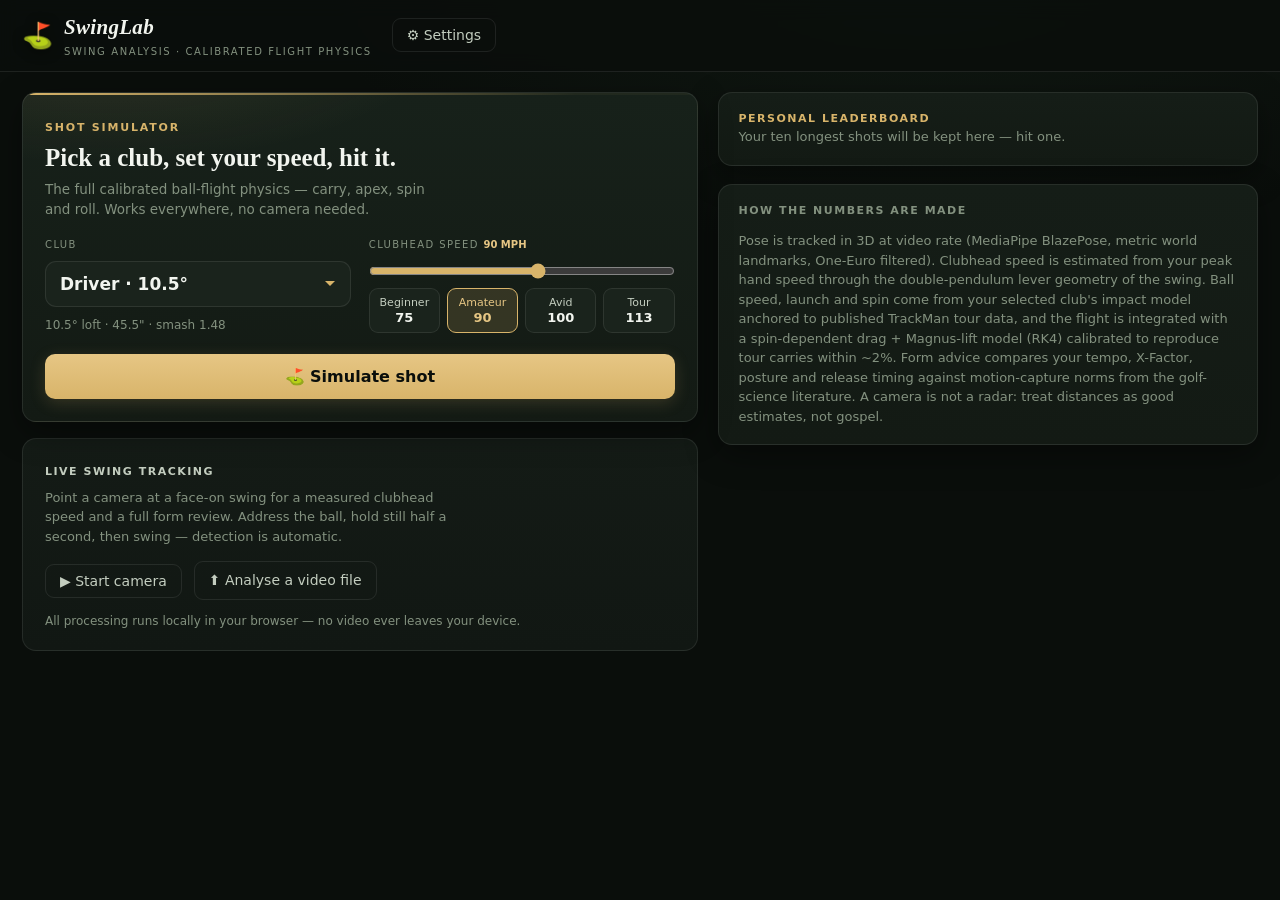
<file: index.html>
<!DOCTYPE html>
<html lang="en">
<head>
  <meta charset="UTF-8" />
  <meta name="viewport" content="width=device-width, initial-scale=1.0" />
  <title>SwingLab — real-time golf swing analyzer</title>
  <link rel="icon" href="data:image/svg+xml,%3Csvg xmlns='http://www.w3.org/2000/svg' viewBox='0 0 100 100'%3E%3Ctext y='.9em' font-size='90'%3E%E2%9B%B3%3C/text%3E%3C/svg%3E" />
  <link rel="stylesheet" href="css/style.css" />
</head>
<body>
  <header class="topbar">
    <div class="brand">
      <span class="brand-mark">⛳</span>
      <div>
        <h1>SwingLab</h1>
        <p class="tagline">Swing analysis · calibrated flight physics</p>
      </div>
    </div>
    <button id="settingsToggle" class="ghost-btn" aria-label="Settings">⚙ Settings</button>
  </header>

  <section id="settingsPanel" class="settings hidden">
    <div class="setting">
      <label for="handedness">Handedness</label>
      <select id="handedness">
        <option value="right" selected>Right-handed</option>
        <option value="left">Left-handed</option>
      </select>
    </div>
    <div class="setting">
      <label for="unitToggle">Metric units</label>
      <input type="checkbox" id="unitToggle" />
    </div>
    <div class="setting">
      <label for="mirrorToggle">Mirror view</label>
      <input type="checkbox" id="mirrorToggle" />
    </div>
    <div class="setting">
      <label for="calibration">Speed calibration <span id="calibrationValue">100%</span></label>
      <input type="range" id="calibration" min="0.7" max="1.3" step="0.01" value="1.0" />
    </div>
    <div class="setting">
      <label for="temperature">Air temp (°C)</label>
      <input type="number" id="temperature" value="20" min="-20" max="45" />
    </div>
    <div class="setting">
      <label for="altitude">Altitude (m)</label>
      <input type="number" id="altitude" value="0" min="0" max="4000" step="50" />
    </div>
  </section>

  <main class="layout">
    <section class="capture-col">
      <div id="startOverlay" class="start-overlay">
        <div class="sim-card">
          <div class="sim-head">
            <span class="sim-eyebrow">Shot simulator</span>
            <h2>Pick a club, set your speed, hit it.</h2>
            <p class="sim-sub">The full calibrated ball-flight physics — carry, apex, spin and roll.
              Works everywhere, no camera needed.</p>
          </div>

          <div class="sim-grid">
            <div class="field field-club">
              <label for="clubSelect">Club</label>
              <select id="clubSelect" class="club-select" aria-label="Select golf club"></select>
              <span id="clubInfo" class="club-info"></span>
            </div>

            <div class="field field-speed">
              <label for="rangeSpeed">Clubhead speed <strong id="rangeSpeedValue">90 mph</strong></label>
              <input type="range" id="rangeSpeed" min="40" max="130" step="1" value="90" />
              <div class="preset-row" id="speedPresets" role="group" aria-label="Speed presets">
                <button type="button" class="preset-chip" data-mph="75">Beginner<span>75</span></button>
                <button type="button" class="preset-chip" data-mph="90">Amateur<span>90</span></button>
                <button type="button" class="preset-chip" data-mph="100">Avid<span>100</span></button>
                <button type="button" class="preset-chip" data-mph="113">Tour<span>113</span></button>
              </div>
            </div>
          </div>

          <button id="rangeSimulate" class="primary-btn btn-hero">⛳ Simulate shot</button>
        </div>

        <div class="live-card">
          <div class="live-head">
            <span class="live-eyebrow">Live swing tracking</span>
            <p class="live-sub">Point a camera at a face-on swing for a measured clubhead speed and a
              full form review. Address the ball, hold still half a second, then swing — detection is automatic.</p>
          </div>
          <div class="start-actions">
            <button id="startCamera" class="ghost-btn">▶ Start camera</button>
            <label class="ghost-btn file-btn">
              ⬆ Analyse a video file
              <input type="file" id="videoFile" accept="video/*" hidden />
            </label>
          </div>
          <p id="loadStatus" class="load-status" role="status"></p>
          <p id="envNote" class="env-note"></p>
          <p class="fineprint">All processing runs locally in your browser — no video ever leaves your device.</p>
        </div>
      </div>

      <div id="stage" class="stage hidden">
        <video id="video" playsinline muted></video>
        <canvas id="overlay"></canvas>
        <div class="stage-hud">
          <span id="phaseBadge" class="phase-badge" data-phase="idle">Waiting for address…</span>
          <span id="liveSpeed" class="live-speed"></span>
        </div>
      </div>
    </section>

    <section class="results-col">
      <div id="results" class="hidden">
        <div class="hero-card">
          <div class="hero-top">
            <div class="hero-label">Carry distance</div>
            <span id="pbBadge" class="pb-badge hidden">◆ New personal best</span>
          </div>
          <div class="hero-row">
            <span id="carryValue" class="hero-figure">–</span>
            <span id="carryUnit" class="hero-unit">yd</span>
          </div>
          <div class="hero-foot">
            <div id="carryClub" class="hero-sub"></div>
            <div id="carryDelta" class="hero-delta"></div>
          </div>
        </div>

        <div id="statGrid" class="stat-grid"></div>

        <div class="card">
          <h3>Ball flight</h3>
          <div class="traj-wrap">
            <canvas id="trajCanvas" class="traj-canvas"></canvas>
            <div id="trajTip" class="traj-tip hidden"></div>
          </div>
        </div>

        <div class="card" id="reviewCard">
          <div class="score-row">
            <h3>Swing review</h3>
            <div class="score-pill">Score <strong id="scoreValue">–</strong>/100</div>
          </div>
          <ul id="adviceList" class="advice-list"></ul>
        </div>

      </div>

      <div class="card leaderboard-card">
        <div class="score-row">
          <h3>Personal leaderboard</h3>
          <button id="lbClear" class="ghost-btn btn-small hidden">Clear</button>
        </div>
        <p id="lbNote" class="lb-note"></p>
        <p id="leaderboardEmpty" class="lb-empty">Your ten longest shots will be kept here — hit one.</p>
        <ol id="leaderboardList" class="lb-list"></ol>
      </div>

      <div id="resultsTail">
        <div id="historyWrap" class="card hidden">
          <h3>Session history</h3>
          <div class="table-scroll">
            <table class="history">
              <thead>
                <tr><th>Swing</th><th>Club</th><th>Club speed</th><th>Carry</th><th>Total</th><th>Score</th></tr>
              </thead>
              <tbody id="historyBody"></tbody>
            </table>
          </div>
        </div>
      </div>

      <div class="card methodology">
        <h3>How the numbers are made</h3>
        <p>
          Pose is tracked in 3D at video rate (MediaPipe BlazePose, metric world landmarks,
          One-Euro filtered). Clubhead speed is estimated from your peak hand speed through the
          double-pendulum lever geometry of the swing. Ball speed, launch and spin come from your
          selected club's impact model anchored to published TrackMan tour data, and the flight is
          integrated with a spin-dependent drag + Magnus-lift model (RK4) calibrated to reproduce
          tour carries within ~2%. Form advice compares your tempo, X-Factor, posture and release
          timing against motion-capture norms from the golf-science literature. A camera is not a
          radar: treat distances as good estimates, not gospel.
        </p>
      </div>
    </section>
  </main>

  <script type="module" src="js/main.js"></script>
</body>
</html>
</file>
<file: css/style.css>
/* SwingLab — "floodlit night range" identity.
   Deep turf-green blacks, champagne-gold chrome (scoreboard language),
   validated data-blue reserved for chart marks. Georgia carries the
   wordmark and leaderboard; the system sans carries data. Deliberately
   single-theme: this is a camera app pointed at a dark range. */

:root {
  --page: #0a0e0b;
  --surface: #131a14;
  --surface-2: #1a231c;
  --surface-3: #212b22;
  --ink: #f2f5ef;
  --ink-2: #c3cdbf;
  --muted: #83917f;
  --grid: #233024;
  --baseline: #3a4a3c;
  --border: rgba(242, 245, 239, 0.09);
  --series: #3987e5;      /* data marks only */
  --gold: #d8b46a;
  --gold-bright: #e6c684;
  --gold-dim: rgba(216, 180, 106, 0.55);
  --gold-faint: rgba(216, 180, 106, 0.16);
  --gold-ink: #0a0e0b;
  --good: #0ca30c;
  --good-text: #4fc26b;
  --warning: #fab219;
  --serious: #ec835a;
  --critical: #d03b3b;
  --critical-text: #e08585;
  --radius: 14px;
  --font: system-ui, -apple-system, "Segoe UI", sans-serif;
  --display: Georgia, "Times New Roman", serif;
  --shadow: 0 10px 32px rgba(0, 0, 0, 0.38);
}

* { box-sizing: border-box; margin: 0; padding: 0; }

html { background: #0a0e0b; }

body {
  background: radial-gradient(1100px 560px at 72% -8%, #111a13 0%, var(--page) 58%) fixed;
  color: var(--ink);
  font-family: var(--font);
  font-size: 15px;
  line-height: 1.5;
  min-height: 100vh;
}

.hidden { display: none !important; }

:focus-visible {
  outline: 2px solid var(--gold);
  outline-offset: 2px;
  border-radius: 4px;
}

/* ── Top bar ─────────────────────────────────────────────────────────── */

.topbar {
  position: sticky;
  top: 0;
  z-index: 20;
  display: flex;
  align-items: center;
  gap: 20px;
  flex-wrap: wrap;
  padding: 12px 22px;
  border-bottom: 1px solid var(--border);
  background: rgba(10, 14, 11, 0.82);
  backdrop-filter: blur(10px);
  -webkit-backdrop-filter: blur(10px);
}

.brand { display: flex; align-items: center; gap: 11px; }
.brand-mark { font-size: 25px; filter: drop-shadow(0 2px 6px rgba(0, 0, 0, 0.5)); }
.brand h1 {
  font-family: var(--display);
  font-style: italic;
  font-size: 21px;
  font-weight: 700;
  letter-spacing: 0.3px;
}
.tagline {
  font-size: 10px;
  color: var(--muted);
  text-transform: uppercase;
  letter-spacing: 1.6px;
}

.club-picker { display: flex; align-items: center; gap: 10px; margin-left: auto; }
.club-picker label {
  color: var(--muted);
  font-size: 10px;
  text-transform: uppercase;
  letter-spacing: 1.4px;
}
.club-info { color: var(--muted); font-size: 12px; }

select, input[type="number"] {
  background: var(--surface-2);
  color: var(--ink);
  border: 1px solid var(--border);
  border-radius: 9px;
  padding: 7px 10px;
  font-family: inherit;
  font-size: 14px;
  transition: border-color 0.15s ease;
}
select:hover, input[type="number"]:hover { border-color: var(--gold-dim); }

button { transition: transform 0.12s ease, background 0.15s ease, border-color 0.15s ease, box-shadow 0.15s ease; }

.ghost-btn {
  background: transparent;
  color: var(--ink-2);
  border: 1px solid var(--border);
  border-radius: 9px;
  padding: 8px 14px;
  font-family: inherit;
  font-size: 14px;
  cursor: pointer;
}
.ghost-btn:hover { background: var(--surface-2); color: var(--ink); border-color: var(--gold-dim); }
.btn-small { padding: 4px 10px; font-size: 12px; border-radius: 7px; }

.primary-btn {
  background: linear-gradient(180deg, var(--gold-bright), var(--gold));
  color: var(--gold-ink);
  border: none;
  border-radius: 10px;
  padding: 11px 22px;
  font-family: inherit;
  font-size: 15px;
  font-weight: 650;
  cursor: pointer;
  box-shadow: 0 4px 16px rgba(216, 180, 106, 0.18);
}
.primary-btn:hover {
  background: linear-gradient(180deg, #f0d296, var(--gold-bright));
  transform: translateY(-1px);
  box-shadow: 0 6px 20px rgba(216, 180, 106, 0.26);
}
.primary-btn:active { transform: translateY(0); }

/* ── Settings ───────────────────────────────────────────────────────── */

.settings {
  display: flex;
  flex-wrap: wrap;
  gap: 18px 30px;
  padding: 14px 22px;
  background: var(--surface);
  border-bottom: 1px solid var(--border);
}
.setting { display: flex; flex-direction: column; gap: 6px; font-size: 13px; }
.setting label { color: var(--ink-2); }
.setting input[type="range"] { width: 160px; accent-color: var(--gold); }
.setting input[type="checkbox"] { width: 18px; height: 18px; accent-color: var(--gold); }
#calibrationValue { color: var(--muted); }

/* ── Layout ─────────────────────────────────────────────────────────── */

.layout {
  display: grid;
  grid-template-columns: minmax(0, 5fr) minmax(0, 4fr);
  gap: 20px;
  padding: 20px 22px;
  align-items: start;
  max-width: 1560px;
  margin: 0 auto;
}
@media (max-width: 980px) {
  .layout { grid-template-columns: 1fr; }
}

/* ── Cards (shared) ─────────────────────────────────────────────────── */

.card {
  background: linear-gradient(180deg, #151d17 0%, var(--surface) 100%);
  border: 1px solid var(--border);
  border-radius: var(--radius);
  padding: 18px 20px;
  margin-bottom: 18px;
  box-shadow: var(--shadow);
}
.card h3 {
  font-size: 11px;
  font-weight: 650;
  color: var(--muted);
  text-transform: uppercase;
  letter-spacing: 1.5px;
  margin-bottom: 12px;
}

/* ── Capture column ─────────────────────────────────────────────────── */

.start-overlay { display: flex; flex-direction: column; gap: 16px; }

/* Primary: the shot simulator — the hero of the landing, works everywhere. */
.sim-card {
  position: relative;
  background:
    radial-gradient(560px 220px at 12% -20%, rgba(216, 180, 106, 0.12) 0%, transparent 62%),
    linear-gradient(180deg, #17211a 0%, var(--surface) 100%);
  border: 1px solid var(--border);
  border-radius: var(--radius);
  padding: 22px;
  box-shadow: var(--shadow);
  overflow: hidden;
}
.sim-card::before {
  content: '';
  position: absolute;
  top: 0; left: 0; right: 0;
  height: 2px;
  background: linear-gradient(90deg, var(--gold) 0%, rgba(216, 180, 106, 0.05) 82%);
}
.sim-head { margin-bottom: 18px; }
.sim-eyebrow {
  display: inline-block;
  font-size: 11px;
  font-weight: 650;
  color: var(--gold);
  text-transform: uppercase;
  letter-spacing: 1.8px;
  margin-bottom: 8px;
}
.sim-head h2 {
  font-family: var(--display);
  font-size: 25px;
  font-weight: 700;
  line-height: 1.15;
  text-wrap: balance;
  margin-bottom: 6px;
}
.sim-sub { font-size: 13.5px; color: var(--muted); max-width: 46ch; }

.sim-grid {
  display: grid;
  grid-template-columns: 1fr 1fr;
  gap: 18px;
  margin-bottom: 20px;
}
@media (max-width: 560px) { .sim-grid { grid-template-columns: 1fr; } }

.field { display: flex; flex-direction: column; gap: 9px; min-width: 0; }
.field > label {
  font-size: 10px;
  color: var(--muted);
  text-transform: uppercase;
  letter-spacing: 1.4px;
}
.field > label strong { color: var(--gold-bright); font-variant-numeric: tabular-nums; letter-spacing: 0; }

.club-select {
  width: 100%;
  font-size: 17px;
  font-weight: 600;
  padding: 12px 14px;
  border-radius: 11px;
  background:
    var(--surface-2) url("data:image/svg+xml,%3Csvg xmlns='http://www.w3.org/2000/svg' width='12' height='8' viewBox='0 0 12 8'%3E%3Cpath fill='%23d8b46a' d='M1 1l5 5 5-5'/%3E%3C/svg%3E")
    no-repeat right 14px center;
  -webkit-appearance: none;
  appearance: none;
  cursor: pointer;
}
.club-select:hover { border-color: var(--gold-dim); }
.club-info { font-size: 12px; color: var(--muted); }

.field-speed input[type="range"] { width: 100%; accent-color: var(--gold); margin-top: 2px; }
.preset-row { display: flex; gap: 7px; flex-wrap: wrap; }
.preset-chip {
  flex: 1;
  min-width: 62px;
  display: flex;
  flex-direction: column;
  align-items: center;
  gap: 1px;
  padding: 7px 6px;
  border: 1px solid var(--border);
  border-radius: 9px;
  background: var(--surface-2);
  color: var(--ink-2);
  font-family: inherit;
  font-size: 11px;
  cursor: pointer;
}
.preset-chip span { font-size: 13px; font-weight: 650; color: var(--ink); font-variant-numeric: tabular-nums; }
.preset-chip:hover { border-color: var(--gold-dim); }
.preset-chip.active {
  border-color: var(--gold);
  background: var(--gold-faint);
  color: var(--gold-bright);
}
.preset-chip.active span { color: var(--gold-bright); }

.btn-hero { width: 100%; font-size: 16px; padding: 13px; }

/* Secondary: live camera / video — the local-app upgrade. */
.live-card {
  background: linear-gradient(180deg, #141b16 0%, #111713 100%);
  border: 1px solid var(--border);
  border-radius: var(--radius);
  padding: 20px 22px;
}
.live-eyebrow {
  display: inline-block;
  font-size: 11px;
  font-weight: 650;
  color: var(--ink-2);
  text-transform: uppercase;
  letter-spacing: 1.5px;
  margin-bottom: 7px;
}
.live-sub { font-size: 13px; color: var(--muted); margin-bottom: 15px; max-width: 52ch; }
.start-actions { display: flex; gap: 12px; flex-wrap: wrap; align-items: center; }
.file-btn { display: inline-flex; align-items: center; gap: 6px; cursor: pointer; }
.load-status { margin-top: 12px; color: var(--warning); font-size: 13px; }
.load-status:empty { margin-top: 0; }
.env-note {
  margin-top: 10px;
  font-size: 12.5px;
  color: var(--ink-2);
  border-left: 2px solid var(--gold-dim);
  padding-left: 11px;
}
.env-note:empty { display: none; }
.fineprint { margin-top: 12px; color: var(--muted); font-size: 12px; }

.stage {
  position: relative;
  border-radius: var(--radius);
  overflow: hidden;
  background: #000;
  border: 1px solid var(--border);
  box-shadow: var(--shadow);
}
.stage video { display: block; width: 100%; height: auto; }
.stage canvas { position: absolute; inset: 0; width: 100%; height: 100%; pointer-events: none; }
.stage.mirrored video, .stage.mirrored canvas { transform: scaleX(-1); }

.stage-hud {
  position: absolute;
  top: 12px;
  left: 12px;
  right: 12px;
  display: flex;
  justify-content: space-between;
  pointer-events: none;
}
.phase-badge {
  display: inline-flex;
  align-items: center;
  gap: 7px;
  background: rgba(10, 14, 11, 0.78);
  color: var(--ink);
  border: 1px solid var(--border);
  border-radius: 999px;
  padding: 5px 14px;
  font-size: 13px;
  backdrop-filter: blur(6px);
}
.phase-badge::before {
  content: '';
  width: 7px;
  height: 7px;
  border-radius: 50%;
  background: var(--muted);
}
.phase-badge[data-phase="address"] { border-color: rgba(12, 163, 12, 0.5); color: #9fdc9f; }
.phase-badge[data-phase="address"]::before { background: var(--good); }
.phase-badge[data-phase="backswing"],
.phase-badge[data-phase="downswing"] { border-color: var(--gold-dim); color: var(--gold-bright); }
.phase-badge[data-phase="backswing"]::before,
.phase-badge[data-phase="downswing"]::before { background: var(--gold); }
@media (prefers-reduced-motion: no-preference) {
  .phase-badge[data-phase="address"]::before,
  .phase-badge[data-phase="backswing"]::before,
  .phase-badge[data-phase="downswing"]::before {
    animation: pulse 1.2s ease-in-out infinite;
  }
}
@keyframes pulse {
  0%, 100% { opacity: 1; }
  50% { opacity: 0.35; }
}
.live-speed {
  background: rgba(10, 14, 11, 0.78);
  border-radius: 999px;
  padding: 5px 14px;
  font-size: 13px;
  color: var(--ink-2);
  font-variant-numeric: tabular-nums;
}
.live-speed:empty { display: none; }

/* ── Hero card ──────────────────────────────────────────────────────── */

.hero-card {
  position: relative;
  background:
    radial-gradient(500px 190px at 18% -30%, rgba(216, 180, 106, 0.09) 0%, transparent 65%),
    linear-gradient(180deg, #161f18 0%, var(--surface) 100%);
  border: 1px solid var(--border);
  border-radius: var(--radius);
  padding: 20px 22px;
  margin-bottom: 18px;
  box-shadow: var(--shadow);
  overflow: hidden;
}
.hero-card::before {
  content: '';
  position: absolute;
  top: 0; left: 0; right: 0;
  height: 2px;
  background: linear-gradient(90deg, var(--gold) 0%, rgba(216, 180, 106, 0.06) 78%);
}
.hero-top { display: flex; align-items: center; justify-content: space-between; gap: 10px; }
.hero-label {
  font-size: 11px;
  color: var(--gold);
  text-transform: uppercase;
  letter-spacing: 1.8px;
  font-weight: 650;
}
.pb-badge {
  font-size: 11px;
  font-weight: 650;
  letter-spacing: 0.8px;
  text-transform: uppercase;
  color: var(--gold-bright);
  border: 1px solid var(--gold-dim);
  background: var(--gold-faint);
  border-radius: 999px;
  padding: 3px 11px;
  white-space: nowrap;
}
@media (prefers-reduced-motion: no-preference) {
  .pb-badge { animation: rise 0.4s ease both; }
}
.hero-row { display: flex; align-items: baseline; gap: 9px; margin: 4px 0 2px; }
.hero-figure { font-size: 66px; font-weight: 650; line-height: 1.08; letter-spacing: -1.5px; }
.hero-unit { font-size: 22px; color: var(--muted); }
.hero-foot { display: flex; align-items: baseline; justify-content: space-between; gap: 10px; flex-wrap: wrap; }
.hero-sub { font-size: 13px; color: var(--muted); }
.hero-delta { font-size: 12.5px; font-variant-numeric: tabular-nums; }
.delta-up { color: var(--good-text); }
.delta-down { color: var(--critical-text); }

/* ── Stat tiles ─────────────────────────────────────────────────────── */

.stat-grid {
  display: grid;
  grid-template-columns: repeat(auto-fill, minmax(122px, 1fr));
  gap: 10px;
  margin-bottom: 18px;
}
.stat {
  background: var(--surface);
  border: 1px solid var(--border);
  border-radius: 11px;
  padding: 10px 13px;
  transition: border-color 0.15s ease, transform 0.15s ease;
}
.stat:hover { border-color: var(--gold-dim); transform: translateY(-1px); }
.stat-label {
  font-size: 10px;
  color: var(--muted);
  text-transform: uppercase;
  letter-spacing: 0.9px;
}
.stat-value { font-size: 18px; font-weight: 600; margin-top: 2px; }

/* ── Trajectory ─────────────────────────────────────────────────────── */

.traj-wrap { position: relative; }
.traj-canvas { width: 100%; height: 230px; display: block; cursor: crosshair; }
.traj-tip {
  position: absolute;
  transform: translateX(-50%);
  background: rgba(10, 14, 11, 0.93);
  border: 1px solid var(--border);
  border-radius: 8px;
  padding: 4px 11px;
  font-size: 12px;
  color: var(--ink-2);
  white-space: nowrap;
  pointer-events: none;
  font-variant-numeric: tabular-nums;
}

/* ── Review / advice ────────────────────────────────────────────────── */

.score-row { display: flex; align-items: center; justify-content: space-between; gap: 10px; }
.score-row h3 { margin-bottom: 0; }
.score-pill {
  border: 1px solid var(--border);
  border-radius: 999px;
  padding: 4px 13px;
  font-size: 13px;
  color: var(--ink-2);
}
.score-pill strong { color: var(--gold-bright); font-size: 15px; }

.advice-list { list-style: none; margin-top: 12px; }
.finding { border-top: 1px solid var(--grid); padding: 13px 0; }
.finding:first-child { border-top: none; padding-top: 4px; }
.finding-head { display: flex; align-items: baseline; gap: 8px; flex-wrap: wrap; }
.finding-icon { font-size: 13px; width: 18px; text-align: center; }
.finding-sev {
  font-size: 10.5px;
  font-weight: 700;
  text-transform: uppercase;
  letter-spacing: 0.6px;
}
.finding-title { font-weight: 600; }
.finding-measured { font-size: 12px; color: var(--muted); }
.finding-detail { font-size: 13px; color: var(--ink-2); margin-top: 4px; }
.finding-drill {
  font-size: 13px;
  color: var(--ink-2);
  margin-top: 7px;
  padding-left: 11px;
  border-left: 2px solid var(--gold-dim);
}

.sev-good  .finding-icon, .sev-good  .finding-sev { color: var(--good); }
.sev-info  .finding-icon, .sev-info  .finding-sev { color: var(--warning); }
.sev-minor .finding-icon, .sev-minor .finding-sev { color: var(--serious); }
.sev-major .finding-icon, .sev-major .finding-sev { color: var(--critical); }

/* ── Leaderboard ────────────────────────────────────────────────────── */

.leaderboard-card h3 { color: var(--gold); }
.lb-note { font-size: 12px; color: var(--warning); margin-bottom: 8px; }
.lb-note:empty { display: none; }
.lb-empty { font-size: 13px; color: var(--muted); }
.lb-list { list-style: none; }
.lb-row {
  display: flex;
  align-items: center;
  gap: 13px;
  padding: 10px 2px;
  border-top: 1px solid var(--grid);
}
.lb-row:first-child { border-top: none; }
@media (prefers-reduced-motion: no-preference) {
  .lb-new { animation: lbFlash 1.8s ease both; }
}
@keyframes lbFlash {
  0% { background: var(--gold-faint); }
  100% { background: transparent; }
}
.lb-rank {
  flex: none;
  width: 27px;
  height: 27px;
  display: inline-flex;
  align-items: center;
  justify-content: center;
  border-radius: 50%;
  border: 1px solid var(--border);
  color: var(--muted);
  font-size: 12.5px;
  font-weight: 650;
  font-variant-numeric: tabular-nums;
}
.lb-medal-1 .lb-rank { background: linear-gradient(180deg, var(--gold-bright), var(--gold)); border-color: transparent; color: var(--gold-ink); }
.lb-medal-2 .lb-rank { background: linear-gradient(180deg, #cdd4cb, #aab3a8); border-color: transparent; color: var(--gold-ink); }
.lb-medal-3 .lb-rank { background: linear-gradient(180deg, #c29a6b, #a67d4f); border-color: transparent; color: var(--gold-ink); }
.lb-main { flex: 1; min-width: 0; display: flex; flex-direction: column; gap: 1px; }
.lb-club { font-family: var(--display); font-size: 15.5px; }
.lb-meta { font-size: 11.5px; color: var(--muted); overflow: hidden; text-overflow: ellipsis; white-space: nowrap; }
.lb-carry { font-size: 16px; font-weight: 650; font-variant-numeric: tabular-nums; white-space: nowrap; }
.lb-medal-1 .lb-carry { color: var(--gold-bright); }

/* ── History table ──────────────────────────────────────────────────── */

.table-scroll { overflow-x: auto; }
.history { width: 100%; border-collapse: collapse; font-size: 13px; }
.history th {
  text-align: left;
  color: var(--muted);
  font-weight: 500;
  font-size: 11px;
  text-transform: uppercase;
  letter-spacing: 0.8px;
  padding: 6px 10px 6px 0;
  border-bottom: 1px solid var(--baseline);
}
.history td {
  padding: 7px 10px 7px 0;
  border-bottom: 1px solid var(--grid);
  color: var(--ink-2);
  font-variant-numeric: tabular-nums;
}

.methodology p { font-size: 13px; color: var(--muted); }

/* ── Reveal motion ──────────────────────────────────────────────────── */

@media (prefers-reduced-motion: no-preference) {
  #results > * { animation: rise 0.45s ease both; }
  #results > *:nth-child(2) { animation-delay: 0.05s; }
  #results > *:nth-child(3) { animation-delay: 0.1s; }
  #results > *:nth-child(4) { animation-delay: 0.15s; }
}
@keyframes rise {
  from { opacity: 0; transform: translateY(10px); }
  to { opacity: 1; transform: translateY(0); }
}
</file>
